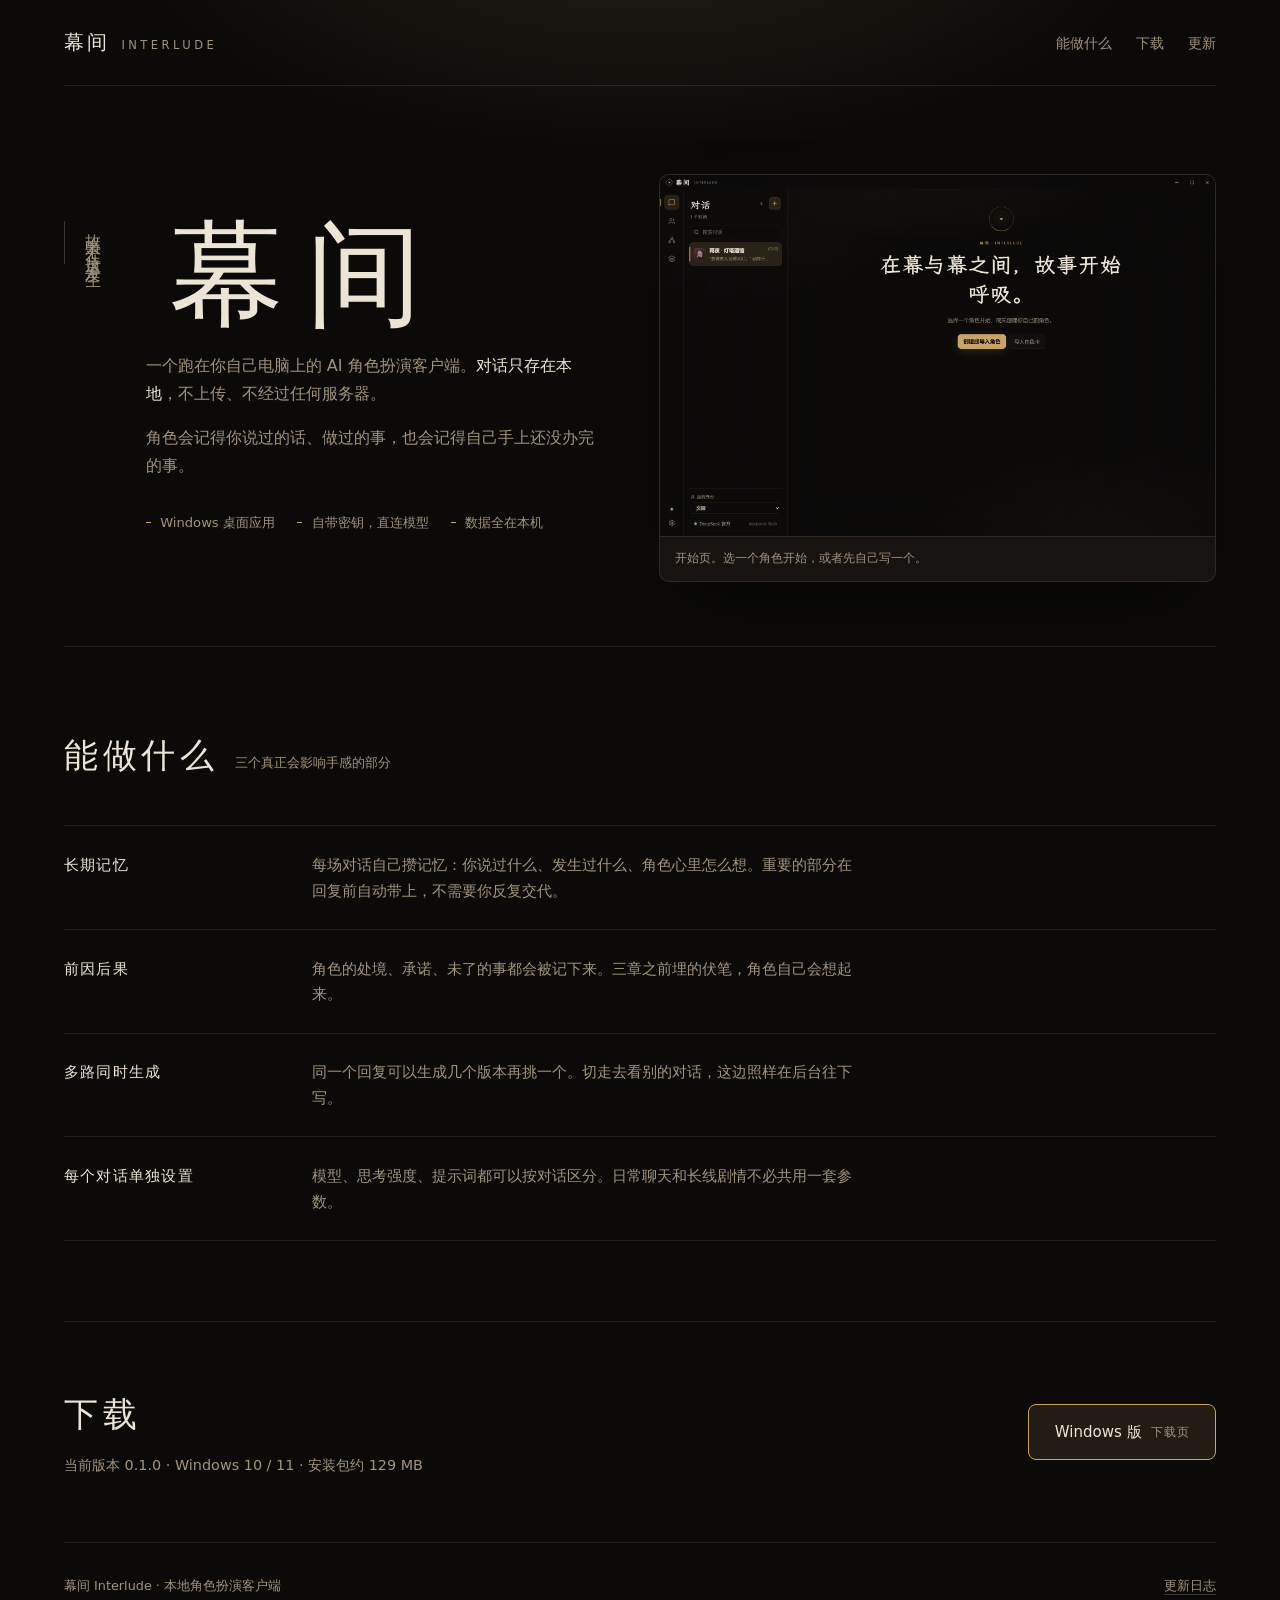
<file: index.html>
<!doctype html>
<html lang="zh-CN">
  <head>
    <meta charset="utf-8" />
    <meta name="viewport" content="width=device-width, initial-scale=1" />
    <title>幕间 Interlude</title>
    <meta
      name="description"
      content="幕间是一款本地运行的 AI 角色扮演客户端。对话存在你自己的电脑上，角色会记得你说过的话。"
    />
    <link rel="stylesheet" href="site.css" />
  </head>
  <body>
    <div class="wrap">
      <header>
        <a class="brand" href="#top">幕间<span>INTERLUDE</span></a>
        <nav>
          <a href="#features">能做什么</a>
          <a href="download.html">下载</a>
          <a href="notes.html">更新</a>
        </nav>
      </header>

      <main id="top">
        <section class="hero">
          <div class="hero-copy">
            <p class="hero-vertical">故事不在这里发生</p>
            <div>
              <h1>幕间</h1>
              <p>
                一个跑在你自己电脑上的 AI 角色扮演客户端。<strong>对话只存在本地</strong>，不上传、不经过任何服务器。
              </p>
              <p>角色会记得你说过的话、做过的事，也会记得自己手上还没办完的事。</p>
              <ul class="hero-facts">
                <li>Windows 桌面应用</li>
                <li>自带密钥，直连模型</li>
                <li>数据全在本机</li>
              </ul>
            </div>
          </div>

          <figure class="shot">
            <img
              src="assets/shot-chat.png"
              alt="幕间对话界面：左侧是对话列表，右侧是角色薇拉与玩家的对话"
              width="2000"
              height="1300"
            />
            <figcaption>开始页。选一个角色开始，或者先自己写一个。</figcaption>
          </figure>
        </section>

        <section class="features" id="features">
          <div class="section-head">
            <h2>能做什么</h2>
            <span>三个真正会影响手感的部分</span>
          </div>

          <div class="feature">
            <h3>长期记忆</h3>
            <p>
              每场对话自己攒记忆：你说过什么、发生过什么、角色心里怎么想。重要的部分在回复前自动带上，不需要你反复交代。
            </p>
          </div>
          <div class="feature">
            <h3>前因后果</h3>
            <p>
              角色的处境、承诺、未了的事都会被记下来。三章之前埋的伏笔，角色自己会想起来。
            </p>
          </div>
          <div class="feature">
            <h3>多路同时生成</h3>
            <p>
              同一个回复可以生成几个版本再挑一个。切走去看别的对话，这边照样在后台往下写。
            </p>
          </div>
          <div class="feature">
            <h3>每个对话单独设置</h3>
            <p>
              模型、思考强度、提示词都可以按对话区分。日常聊天和长线剧情不必共用一套参数。
            </p>
          </div>
        </section>

        <section class="download" id="download">
          <div>
            <h2>下载</h2>
            <p>当前版本 0.1.0 · Windows 10 / 11 · 安装包约 129 MB</p>
          </div>
          <a class="button" href="download.html">Windows 版<small>下载页</small></a>
        </section>
      </main>

      <footer id="notes">
        <span>幕间 Interlude · 本地角色扮演客户端</span>
        <span><a href="notes.html">更新日志</a></span>
      </footer>
    </div>
  </body>
</html>
</file>
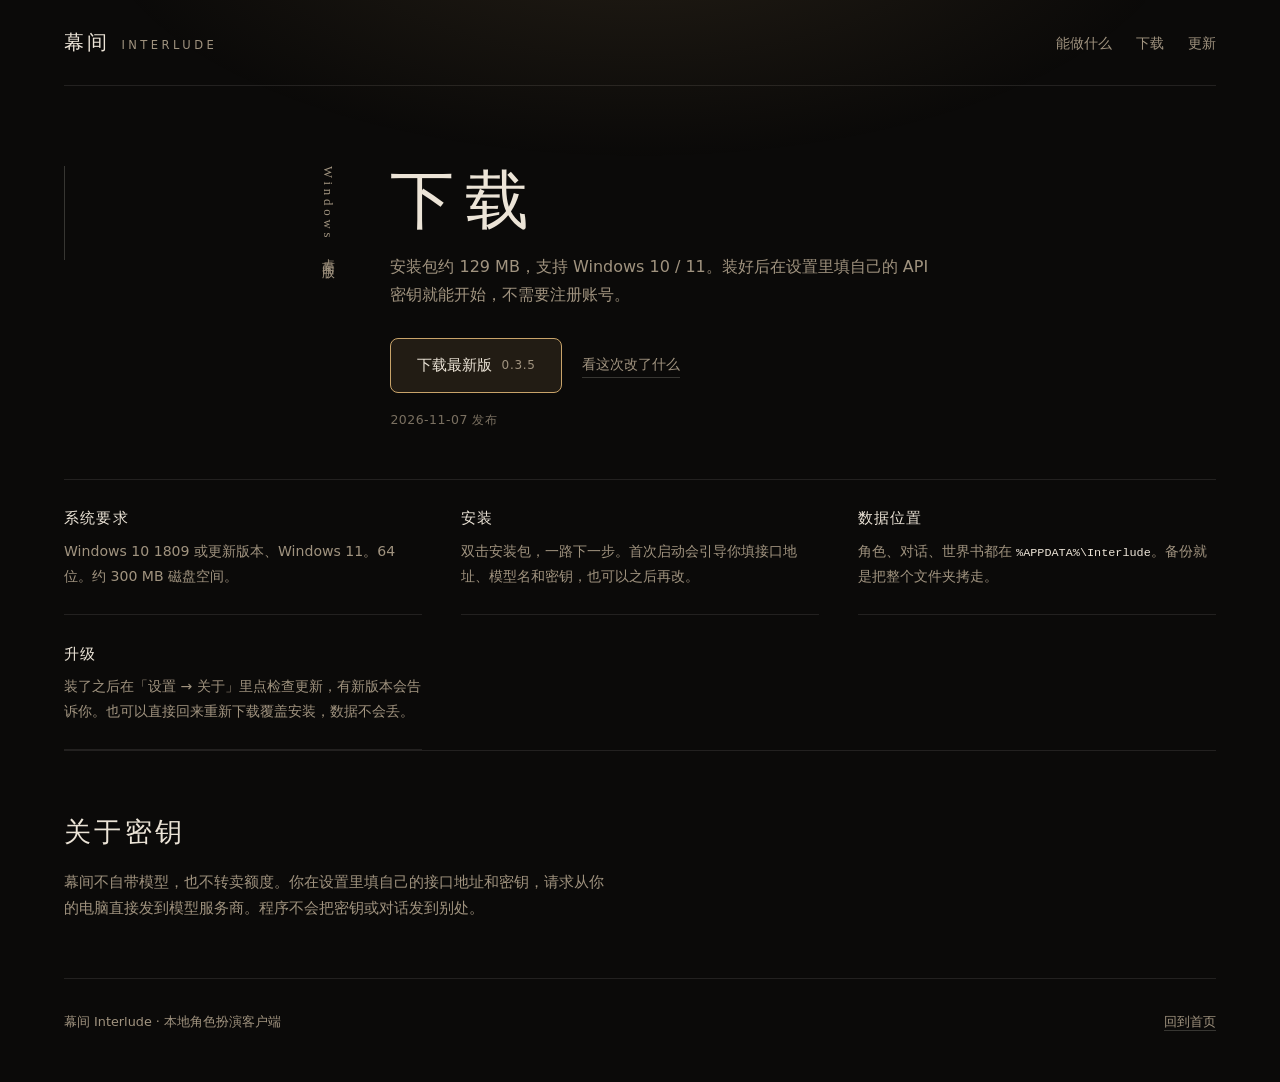
<file: download.html>
<!doctype html>
<html lang="zh-CN">
  <head>
    <meta charset="utf-8" />
    <meta name="viewport" content="width=device-width, initial-scale=1" />
    <title>下载 幕间 Interlude</title>
    <meta name="description" content="下载幕间：Windows 桌面版，本地运行，对话只存在你自己的电脑上。" />
    <link rel="stylesheet" href="site.css" />
  </head>
  <body>
    <div class="wrap">
      <header>
        <a class="brand" href="index.html">幕间<span>INTERLUDE</span></a>
        <nav>
          <a href="index.html#features">能做什么</a>
          <a href="download.html" aria-current="page">下载</a>
          <a href="notes.html">更新</a>
        </nav>
      </header>

      <main>
        <section class="page-head">
          <p class="eyebrow-vertical">Windows 桌面版</p>
          <div>
            <h1>下载</h1>
            <p class="lede">
              安装包约 129 MB，支持 Windows 10 / 11。装好后在设置里填自己的 API 密钥就能开始，不需要注册账号。
            </p>
            <div class="cta-row">
              <a class="button" href="download/Interlude-Setup.exe" download>
                下载最新版
                <small id="version-line">0.1.0</small>
              </a>
              <a class="link-quiet" href="notes.html">看这次改了什么</a>
            </div>
            <p class="fineprint" id="feed-line"></p>
          </div>
        </section>

        <section class="facts">
          <div class="fact">
            <h3>系统要求</h3>
            <p>Windows 10 1809 或更新版本、Windows 11。64 位。约 300 MB 磁盘空间。</p>
          </div>
          <div class="fact">
            <h3>安装</h3>
            <p>
              双击安装包，一路下一步。首次启动会引导你填接口地址、模型名和密钥，也可以之后再改。
            </p>
          </div>
          <div class="fact">
            <h3>数据位置</h3>
            <p>
              角色、对话、世界书都在 <code>%APPDATA%\Interlude</code>。备份就是把整个文件夹拷走。
            </p>
          </div>
          <div class="fact">
            <h3>升级</h3>
            <p>
              装了之后在「设置 → 关于」里点检查更新，有新版本会告诉你。也可以直接回来重新下载覆盖安装，数据不会丢。
            </p>
          </div>
        </section>

        <section class="note-block">
          <h2>关于密钥</h2>
          <p>
            幕间不自带模型，也不转卖额度。你在设置里填自己的接口地址和密钥，请求从你的电脑直接发到模型服务商。程序不会把密钥或对话发到别处。
          </p>
        </section>
      </main>

      <footer>
        <span>幕间 Interlude · 本地角色扮演客户端</span>
        <span><a href="index.html">回到首页</a></span>
      </footer>
    </div>

    <script>
      // 版本号与更新信息都来自 latest.json，和客户端检查更新读的是同一个文件
      fetch('latest.json', { cache: 'no-store' })
        .then((response) => (response.ok ? response.json() : null))
        .then((data) => {
          if (!data) return
          if (data.version) {
            const line = document.getElementById('version-line')
            if (line) line.textContent = data.version
          }
          if (data.publishedAt) {
            const feed = document.getElementById('feed-line')
            if (feed) feed.textContent = data.publishedAt + ' 发布'
          }
        })
        .catch(() => {})
    </script>
  </body>
</html>
</file>
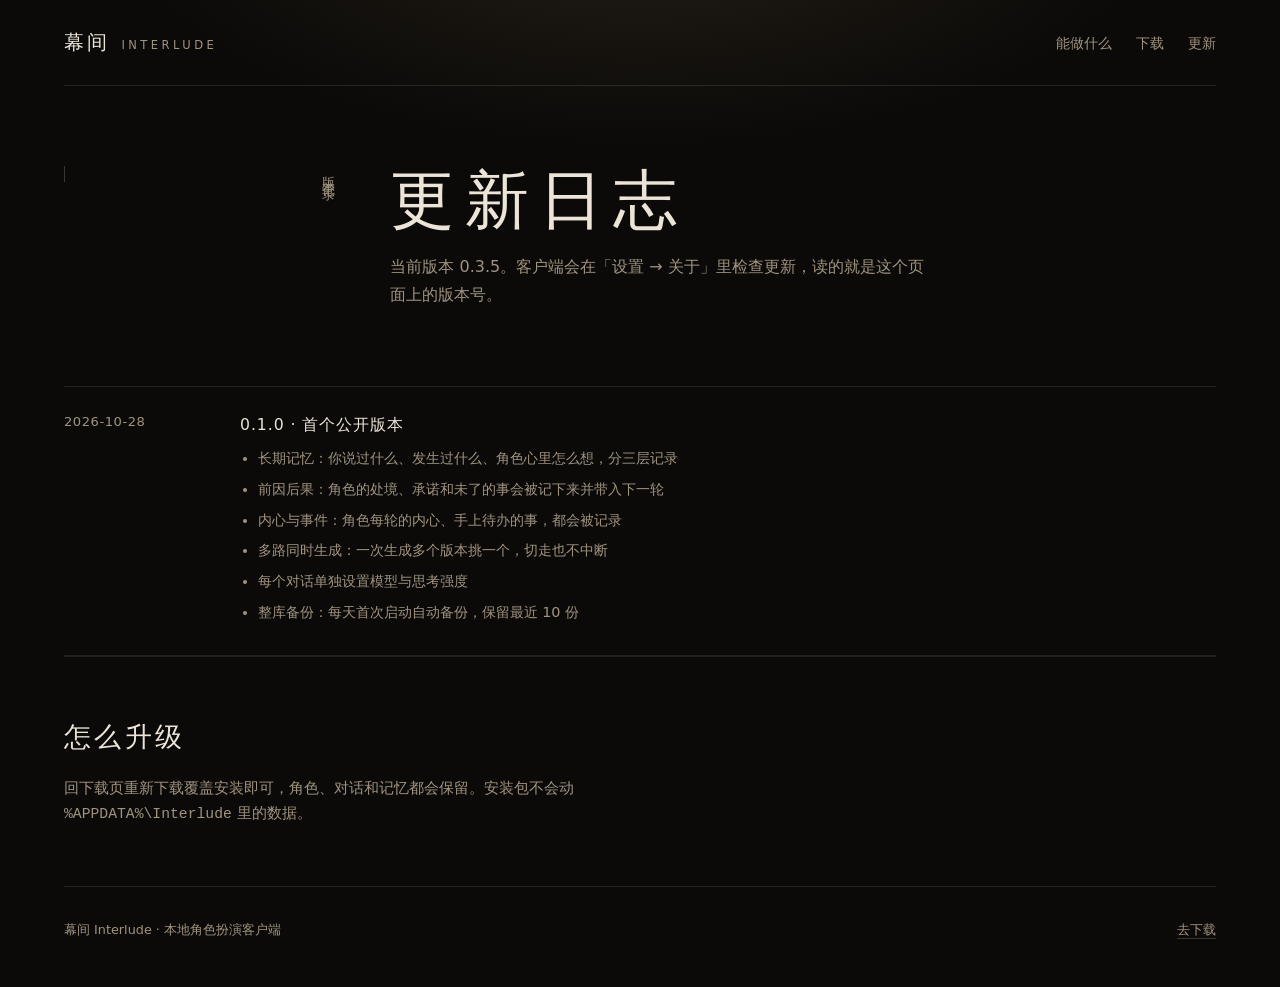
<file: notes.html>
<!doctype html>
<html lang="zh-CN">
  <head>
    <meta charset="utf-8" />
    <meta name="viewport" content="width=device-width, initial-scale=1" />
    <title>更新日志 幕间 Interlude</title>
    <meta name="description" content="幕间的版本更新记录。" />
    <link rel="stylesheet" href="site.css" />
  </head>
  <body>
    <div class="wrap">
      <header>
        <a class="brand" href="index.html">幕间<span>INTERLUDE</span></a>
        <nav>
          <a href="index.html#features">能做什么</a>
          <a href="download.html">下载</a>
          <a href="notes.html" aria-current="page">更新</a>
        </nav>
      </header>

      <main>
        <section class="page-head">
          <p class="eyebrow-vertical">版本记录</p>
          <div>
            <h1>更新日志</h1>
            <p class="lede">
              当前版本 <span id="current-version">0.1.0</span>。客户端会在「设置 → 关于」里检查更新，读的就是这个页面上的版本号。
            </p>
          </div>
        </section>

        <section>
          <article class="release">
            <time datetime="2026-10-28">2026-10-28</time>
            <div>
              <h3>0.1.0 · 首个公开版本</h3>
              <ul>
                <li>长期记忆：你说过什么、发生过什么、角色心里怎么想，分三层记录</li>
                <li>前因后果：角色的处境、承诺和未了的事会被记下来并带入下一轮</li>
                <li>内心与事件：角色每轮的内心、手上待办的事，都会被记录</li>
                <li>多路同时生成：一次生成多个版本挑一个，切走也不中断</li>
                <li>每个对话单独设置模型与思考强度</li>
                <li>整库备份：每天首次启动自动备份，保留最近 10 份</li>
              </ul>
            </div>
          </article>
        </section>

        <section class="note-block">
          <h2>怎么升级</h2>
          <p>
            回下载页重新下载覆盖安装即可，角色、对话和记忆都会保留。安装包不会动 <code>%APPDATA%\Interlude</code> 里的数据。
          </p>
        </section>
      </main>

      <footer>
        <span>幕间 Interlude · 本地角色扮演客户端</span>
        <span><a href="download.html">去下载</a></span>
      </footer>
    </div>

    <script>
      fetch('latest.json', { cache: 'no-store' })
        .then((response) => (response.ok ? response.json() : null))
        .then((data) => {
          if (data && data.version) {
            const el = document.getElementById('current-version')
            if (el) el.textContent = data.version
          }
        })
        .catch(() => {})
    </script>
  </body>
</html>
</file>
<file: site.css>
:root {
        --bg: #0b0a09;
        --surface: #171310;
        --text: #ece4d7;
        --muted: #a0937f;
        --accent: #c9a46a;
        --line: color-mix(in srgb, var(--text) 11%, transparent);
        --line-strong: color-mix(in srgb, var(--text) 20%, transparent);
        --font-display: "LXGW WenKai", "KaiTi", "STKaiti", "Songti SC", serif;
        --font-ui: "Microsoft YaHei UI", "PingFang SC", "Segoe UI", system-ui, sans-serif;
        --measure: 34rem;
      }

      *,
      *::before,
      *::after {
        box-sizing: border-box;
      }

      html {
        -webkit-text-size-adjust: 100%;
      }

      body {
        margin: 0;
        background: var(--bg);
        color: var(--text);
        font-family: var(--font-ui);
        font-size: 16px;
        line-height: 1.75;
        -webkit-font-smoothing: antialiased;
      }

      /* 舞台的一束光：整个页面只有这一处装饰 */
      body::before {
        content: "";
        position: fixed;
        inset: -10% 0 auto 0;
        height: 70vh;
        background: radial-gradient(
          60% 55% at 50% 0%,
          color-mix(in srgb, var(--accent) 13%, transparent),
          transparent 72%
        );
        pointer-events: none;
        z-index: 0;
      }

      .wrap {
        position: relative;
        z-index: 1;
        width: min(72rem, 100% - 3rem);
        margin-inline: auto;
      }

      a {
        color: inherit;
      }

      :focus-visible {
        outline: 2px solid var(--accent);
        outline-offset: 3px;
        border-radius: 2px;
      }

      /* ---------- 顶栏 ---------- */
      header {
        display: flex;
        align-items: center;
        justify-content: space-between;
        gap: 1.5rem;
        padding: 1.6rem 0;
        border-bottom: 1px solid var(--line);
      }

      .brand {
        display: flex;
        align-items: baseline;
        gap: 0.7rem;
        font-family: var(--font-display);
        font-size: 1.22rem;
        letter-spacing: 0.16em;
        text-decoration: none;
      }

      .brand span {
        font-family: var(--font-ui);
        font-size: 0.72rem;
        letter-spacing: 0.3em;
        color: var(--muted);
      }

      nav {
        display: flex;
        gap: 1.5rem;
        font-size: 0.86rem;
      }

      nav a {
        text-decoration: none;
        color: var(--muted);
        transition: color 0.18s ease;
      }

      nav a:hover {
        color: var(--text);
      }

      /* ---------- 首屏 ---------- */
      .hero {
        display: grid;
        grid-template-columns: minmax(0, 1fr) minmax(0, 1.05fr);
        gap: clamp(2rem, 5vw, 4.5rem);
        align-items: center;
        padding: clamp(3rem, 7vw, 5.5rem) 0 clamp(2.5rem, 5vw, 4rem);
      }

      .hero-copy {
        display: flex;
        gap: clamp(1.2rem, 3vw, 2.4rem);
        align-items: flex-start;
      }

      /* 竖排的两行小字，是产品自己的排版习惯 */
      .hero-vertical {
        writing-mode: vertical-rl;
        font-family: var(--font-display);
        font-size: 0.82rem;
        letter-spacing: 0.34em;
        color: var(--muted);
        border-left: 1px solid var(--line-strong);
        padding-left: 0.9rem;
        max-height: 18rem;
      }

      .hero h1 {
        margin: 0 0 1.4rem;
        font-family: var(--font-display);
        font-weight: 400;
        font-size: clamp(3.6rem, 9.5vw, 7.2rem);
        line-height: 0.95;
        letter-spacing: 0.2em;
        text-indent: 0.2em;
      }

      .hero p {
        margin: 0 0 1rem;
        max-width: var(--measure);
        color: var(--muted);
        font-size: 1rem;
      }

      .hero p strong {
        color: var(--text);
        font-weight: 500;
      }

      .hero-facts {
        margin: 2rem 0 0;
        padding: 0;
        list-style: none;
        display: flex;
        flex-wrap: wrap;
        gap: 0.6rem 1.4rem;
        font-size: 0.82rem;
        color: var(--muted);
      }

      .hero-facts li {
        position: relative;
        padding-left: 0.9rem;
      }

      .hero-facts li::before {
        content: "";
        position: absolute;
        left: 0;
        top: 0.72em;
        width: 5px;
        height: 1px;
        background: var(--accent);
      }

      .shot {
        margin: 0;
        border: 1px solid var(--line);
        border-radius: 10px;
        overflow: hidden;
        background: var(--surface);
        box-shadow: 0 30px 70px -40px #000;
      }

      .shot img {
        display: block;
        width: 100%;
        height: auto;
      }

      .shot figcaption {
        padding: 0.7rem 0.95rem;
        border-top: 1px solid var(--line);
        color: var(--muted);
        font-size: 0.75rem;
      }

      /* ---------- 特性 ---------- */
      .features {
        padding: clamp(3rem, 7vw, 5rem) 0;
        border-top: 1px solid var(--line);
      }

      .section-head {
        display: flex;
        align-items: baseline;
        gap: 1rem;
        margin-bottom: 2.5rem;
      }

      .section-head h2 {
        margin: 0;
        font-family: var(--font-display);
        font-weight: 400;
        font-size: clamp(1.5rem, 3.4vw, 2.1rem);
        letter-spacing: 0.14em;
      }

      .section-head span {
        color: var(--muted);
        font-size: 0.82rem;
      }

      .feature {
        display: grid;
        grid-template-columns: minmax(0, 13rem) minmax(0, 1fr);
        gap: 1rem 2.5rem;
        padding: 1.6rem 0;
        border-top: 1px solid var(--line);
      }

      .feature:last-child {
        border-bottom: 1px solid var(--line);
      }

      .feature h3 {
        margin: 0;
        font-size: 0.95rem;
        font-weight: 500;
        letter-spacing: 0.08em;
      }

      .feature p {
        margin: 0;
        max-width: var(--measure);
        color: var(--muted);
        font-size: 0.92rem;
      }

      /* ---------- 下载 ---------- */
      .download {
        display: grid;
        grid-template-columns: minmax(0, 1fr) auto;
        align-items: center;
        gap: 1.5rem 2.5rem;
        padding: clamp(2.6rem, 6vw, 4rem) 0;
        border-top: 1px solid var(--line);
      }

      .download h2 {
        margin: 0 0 0.5rem;
        font-family: var(--font-display);
        font-weight: 400;
        font-size: clamp(1.5rem, 3.4vw, 2.1rem);
        letter-spacing: 0.14em;
      }

      .download p {
        margin: 0;
        color: var(--muted);
        font-size: 0.9rem;
      }

      .button {
        display: inline-flex;
        align-items: center;
        gap: 0.6rem;
        padding: 0.85rem 1.6rem;
        border: 1px solid var(--accent);
        border-radius: 8px;
        background: color-mix(in srgb, var(--accent) 12%, transparent);
        color: var(--text);
        font-size: 0.94rem;
        text-decoration: none;
        transition:
          background 0.18s ease,
          transform 0.18s ease;
      }

      .button:hover {
        background: color-mix(in srgb, var(--accent) 22%, transparent);
        transform: translateY(-1px);
      }

      .button small {
        color: var(--muted);
        font-size: 0.75rem;
        letter-spacing: 0.06em;
      }

      /* ---------- 页脚 ---------- */
      footer {
        display: flex;
        flex-wrap: wrap;
        justify-content: space-between;
        gap: 0.8rem 2rem;
        padding: 2rem 0 3rem;
        border-top: 1px solid var(--line);
        color: var(--muted);
        font-size: 0.8rem;
      }

      footer a {
        text-decoration: none;
        border-bottom: 1px solid var(--line-strong);
        padding-bottom: 1px;
      }

      @media (max-width: 880px) {
        .hero {
          grid-template-columns: minmax(0, 1fr);
        }

        .hero-vertical {
          display: none;
        }

        .feature {
          grid-template-columns: minmax(0, 1fr);
          gap: 0.4rem;
        }

        .download {
          grid-template-columns: minmax(0, 1fr);
          justify-items: start;
        }
      }

      @media (max-width: 520px) {
        .wrap {
          width: min(72rem, 100% - 2rem);
        }

        nav {
          gap: 1rem;
          font-size: 0.8rem;
        }

        .hero h1 {
          letter-spacing: 0.12em;
          text-indent: 0.12em;
        }
      }

      @media (prefers-reduced-motion: reduce) {
        * {
          transition-duration: 0.01ms !important;
          animation-duration: 0.01ms !important;
        }
      }
    
/* ---------- 内页共用 ---------- */
.page-head {
  display: grid;
  grid-template-columns: minmax(0, 1fr) minmax(0, 3fr);
  gap: 2rem clamp(1.5rem, 4vw, 3.5rem);
  align-items: start;
  padding: clamp(3rem, 7vw, 5rem) 0 clamp(2rem, 4vw, 3rem);
}

.eyebrow-vertical {
  writing-mode: vertical-rl;
  margin: 0;
  padding-left: 0.9rem;
  border-left: 1px solid var(--line-strong);
  color: var(--muted);
  font-family: var(--font-display);
  font-size: 0.8rem;
  letter-spacing: 0.3em;
}

.page-head h1 {
  margin: 0 0 1rem;
  font-family: var(--font-display);
  font-weight: 400;
  font-size: clamp(2.6rem, 6vw, 4rem);
  letter-spacing: 0.16em;
  line-height: 1.1;
}

.lede {
  margin: 0 0 1.8rem;
  max-width: var(--measure);
  color: var(--muted);
}

.cta-row {
  display: flex;
  flex-wrap: wrap;
  align-items: center;
  gap: 1.2rem;
}

.link-quiet {
  color: var(--muted);
  font-size: 0.86rem;
  text-decoration: none;
  border-bottom: 1px solid var(--line-strong);
  padding-bottom: 1px;
  transition: color 0.18s ease;
}

.link-quiet:hover { color: var(--text); }

.fineprint {
  margin: 1rem 0 0;
  color: color-mix(in srgb, var(--muted) 75%, transparent);
  font-size: 0.78rem;
  letter-spacing: 0.04em;
}

.facts {
  display: grid;
  grid-template-columns: repeat(auto-fit, minmax(min(100%, 17rem), 1fr));
  gap: 0 clamp(1.5rem, 3vw, 2.5rem);
  border-top: 1px solid var(--line);
}

.fact {
  padding: 1.6rem 0;
  border-bottom: 1px solid var(--line);
}

.fact h3 {
  margin: 0 0 0.5rem;
  font-size: 0.92rem;
  font-weight: 500;
  letter-spacing: 0.08em;
}

.fact p {
  margin: 0;
  color: var(--muted);
  font-size: 0.88rem;
}

.fact code {
  font-family: ui-monospace, "Cascadia Mono", Consolas, monospace;
  font-size: 0.84em;
  color: var(--text);
}

.note-block {
  padding: clamp(2.4rem, 5vw, 3.6rem) 0;
  border-top: 1px solid var(--line);
}

.note-block h2 {
  margin: 0 0 0.8rem;
  font-family: var(--font-display);
  font-weight: 400;
  font-size: clamp(1.3rem, 3vw, 1.7rem);
  letter-spacing: 0.12em;
}

.note-block p {
  margin: 0;
  max-width: var(--measure);
  color: var(--muted);
  font-size: 0.92rem;
}

/* 更新日志 */
.release {
  display: grid;
  grid-template-columns: minmax(0, 9rem) minmax(0, 1fr);
  gap: 0.6rem 2rem;
  padding: 1.5rem 0;
  border-top: 1px solid var(--line);
}

.release:last-of-type { border-bottom: 1px solid var(--line); }

.release time {
  color: var(--muted);
  font-size: 0.82rem;
  letter-spacing: 0.04em;
}

.release h3 {
  margin: 0 0 0.5rem;
  font-size: 0.98rem;
  font-weight: 500;
  letter-spacing: 0.06em;
}

.release ul {
  margin: 0;
  padding-left: 1.1rem;
  color: var(--muted);
  font-size: 0.9rem;
}

.release li { margin-bottom: 0.35rem; }

@media (max-width: 880px) {
  .page-head { grid-template-columns: minmax(0, 1fr); }
  .eyebrow-vertical { display: none; }
  .release { grid-template-columns: minmax(0, 1fr); }
}
</file>
